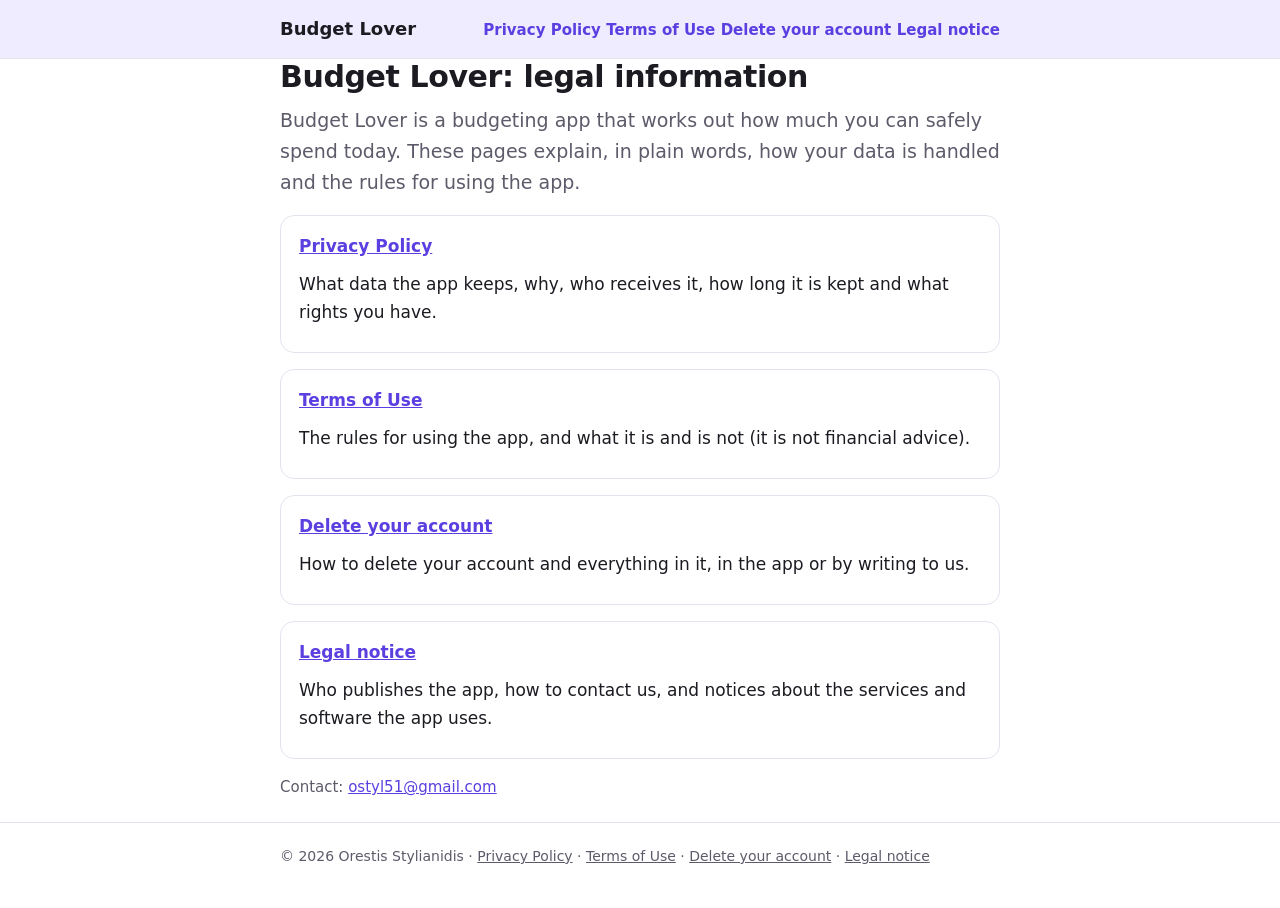
<file: index.html>
<!doctype html>
<html lang="en">
<head>
<meta charset="utf-8">
<meta name="viewport" content="width=device-width, initial-scale=1">
<title>Budget Lover: legal information</title>
<meta name="description" content="The Privacy Policy, the Terms of Use, how to delete your account and the legal notice of the Budget Lover app.">
<link rel="stylesheet" href="style.css">
</head>
<body>
<header class="site"><div class="wrap">
  <a class="brand" href="index.html" aria-current="page">Budget Lover</a>
  <nav>
    <a href="privacy.html">Privacy Policy</a>
    <a href="terms.html">Terms of Use</a>
    <a href="delete-account.html">Delete your account</a>
    <a href="legal-notice.html">Legal notice</a>
  </nav>
</div></header>
<main class="wrap">
  <h1>Budget Lover: legal information</h1>
  <p class="lead">Budget Lover is a budgeting app that works out how much you can safely spend today. These pages explain, in plain words, how your data is handled and the rules for using the app.</p>

  <div class="card">
    <h3><a href="privacy.html">Privacy Policy</a></h3>
    <p>What data the app keeps, why, who receives it, how long it is kept and what rights you have.</p>
  </div>
  <div class="card">
    <h3><a href="terms.html">Terms of Use</a></h3>
    <p>The rules for using the app, and what it is and is not (it is not financial advice).</p>
  </div>
  <div class="card">
    <h3><a href="delete-account.html">Delete your account</a></h3>
    <p>How to delete your account and everything in it, in the app or by writing to us.</p>
  </div>
  <div class="card">
    <h3><a href="legal-notice.html">Legal notice</a></h3>
    <p>Who publishes the app, how to contact us, and notices about the services and software the app uses.</p>
  </div>

  <p class="meta">Contact: <a href="mailto:ostyl51@gmail.com">ostyl51@gmail.com</a></p>
</main>
<footer class="site"><div class="wrap">
  &copy; 2026 Orestis Stylianidis &middot; <a href="privacy.html">Privacy Policy</a> &middot; <a href="terms.html">Terms of Use</a> &middot; <a href="delete-account.html">Delete your account</a> &middot; <a href="legal-notice.html">Legal notice</a>
</div></footer>
</body>
</html>
</file>
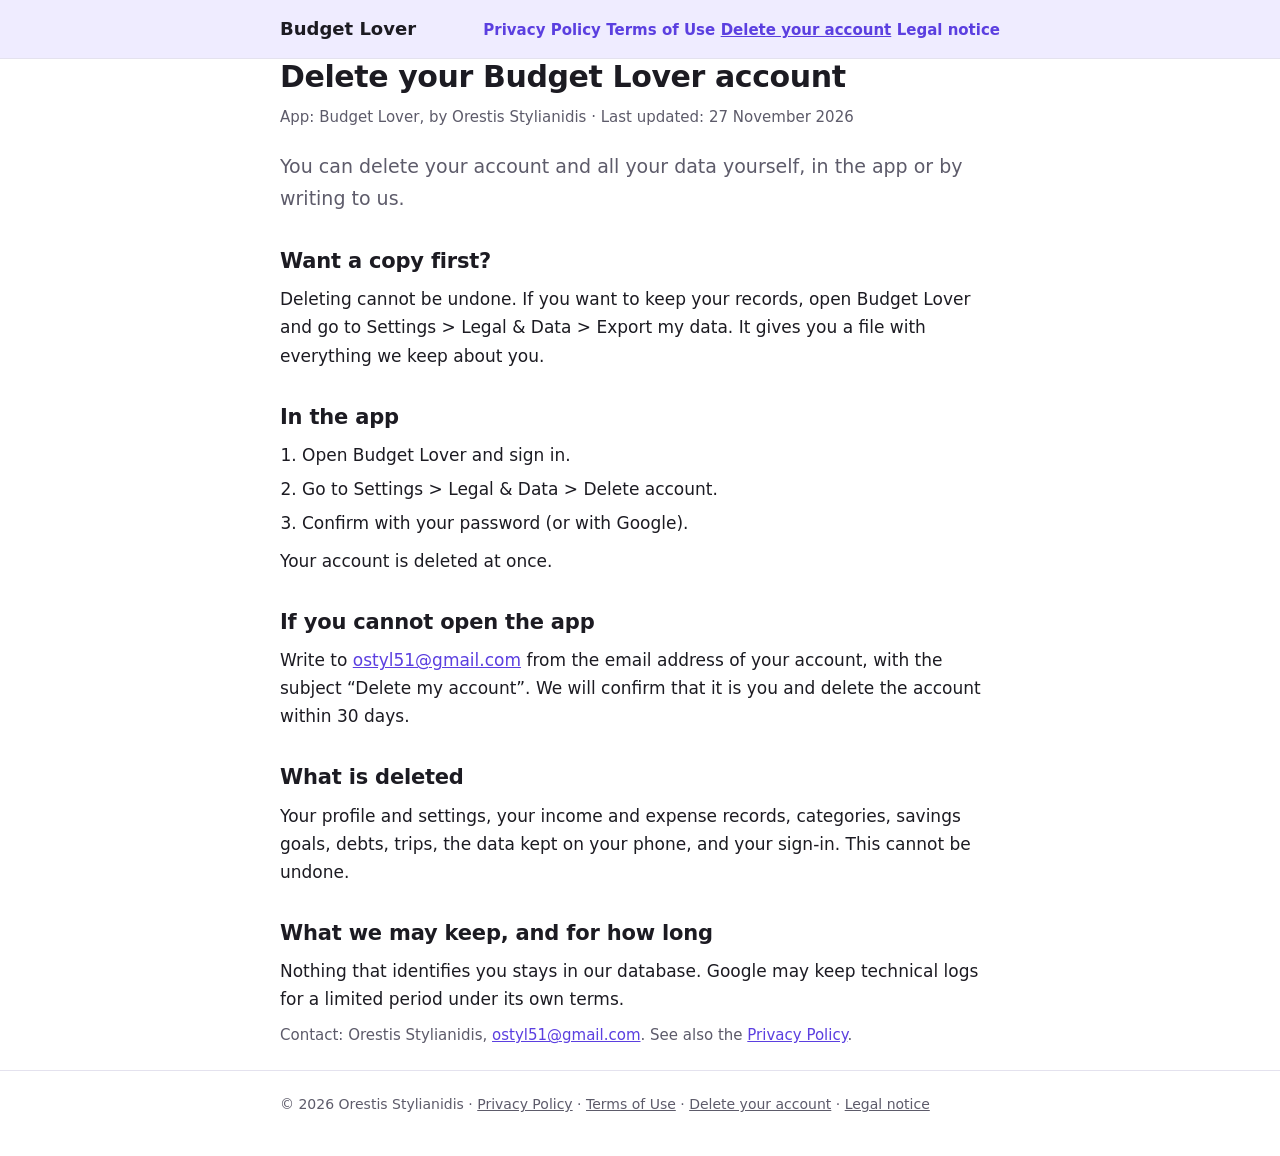
<file: delete-account.html>
<!doctype html>
<html lang="en">
<head>
<meta charset="utf-8">
<meta name="viewport" content="width=device-width, initial-scale=1">
<title>Delete your Budget Lover account</title>
<meta name="description" content="How to delete your Budget Lover account and all your data, in the app or by writing to us.">
<link rel="stylesheet" href="style.css">
</head>
<body>
<header class="site"><div class="wrap">
  <a class="brand" href="index.html">Budget Lover</a>
  <nav>
    <a href="privacy.html">Privacy Policy</a>
    <a href="terms.html">Terms of Use</a>
    <a href="delete-account.html" aria-current="page">Delete your account</a>
    <a href="legal-notice.html">Legal notice</a>
  </nav>
</div></header>
<main class="wrap">
  <h1>Delete your Budget Lover account</h1>
  <p class="meta">App: Budget Lover, by Orestis Stylianidis &middot; Last updated: 27 November 2026</p>
  <p class="lead">You can delete your account and all your data yourself, in the app or by writing to us.</p>

  <h2>Want a copy first?</h2>
  <p>Deleting cannot be undone. If you want to keep your records, open Budget Lover and go to Settings &gt; Legal &amp; Data &gt; Export my data. It gives you a file with everything we keep about you.</p>

  <h2>In the app</h2>
  <ol>
    <li>Open Budget Lover and sign in.</li>
    <li>Go to Settings &gt; Legal &amp; Data &gt; Delete account.</li>
    <li>Confirm with your password (or with Google).</li>
  </ol>
  <p>Your account is deleted at once.</p>

  <h2>If you cannot open the app</h2>
  <p>Write to <a href="mailto:ostyl51@gmail.com?subject=Delete%20my%20account">ostyl51@gmail.com</a> from the email address of your account, with the subject &ldquo;Delete my account&rdquo;. We will confirm that it is you and delete the account within 30 days.</p>

  <h2>What is deleted</h2>
  <p>Your profile and settings, your income and expense records, categories, savings goals, debts, trips, the data kept on your phone, and your sign-in. This cannot be undone.</p>

  <h2>What we may keep, and for how long</h2>
  <p>Nothing that identifies you stays in our database. Google may keep technical logs for a limited period under its own terms.</p>

  <p class="meta">Contact: Orestis Stylianidis, <a href="mailto:ostyl51@gmail.com">ostyl51@gmail.com</a>. See also the <a href="privacy.html">Privacy Policy</a>.</p>
</main>
<footer class="site"><div class="wrap">
  &copy; 2026 Orestis Stylianidis &middot; <a href="privacy.html">Privacy Policy</a> &middot; <a href="terms.html">Terms of Use</a> &middot; <a href="delete-account.html">Delete your account</a> &middot; <a href="legal-notice.html">Legal notice</a>
</div></footer>
</body>
</html>
</file>
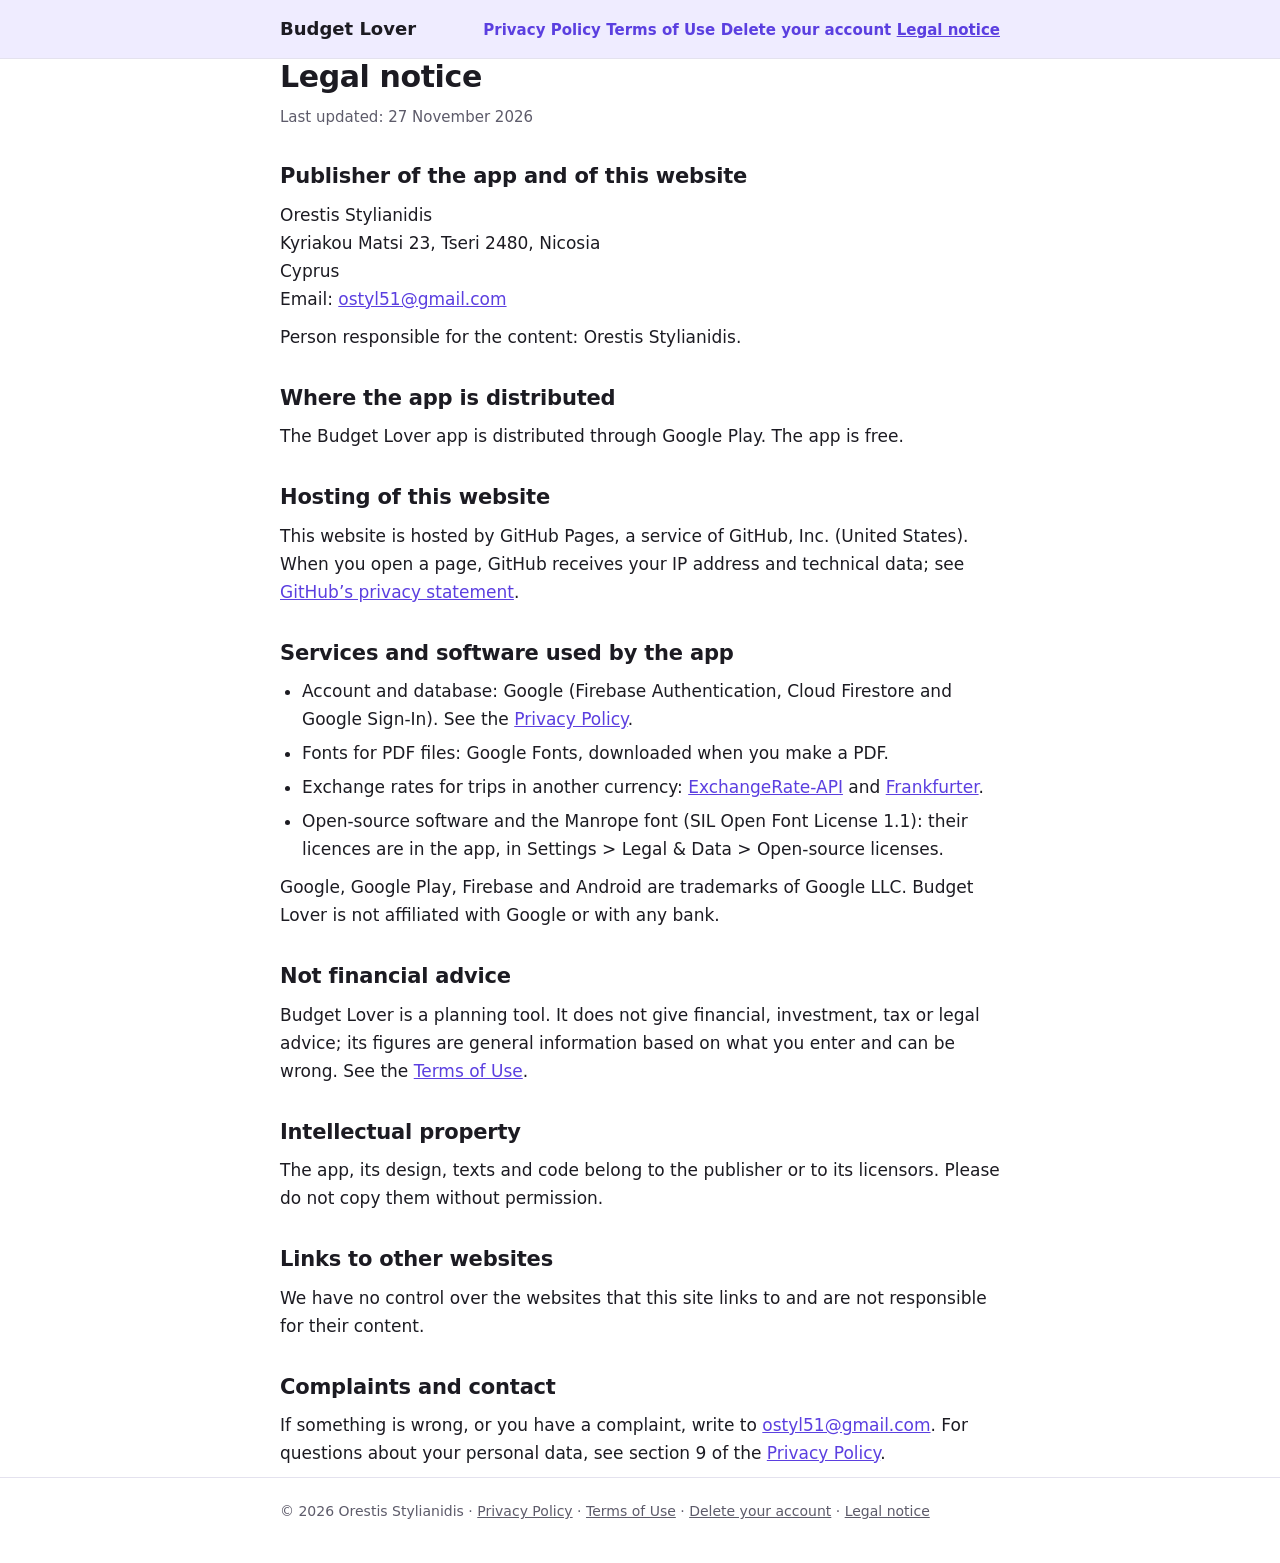
<file: legal-notice.html>
<!doctype html>
<html lang="en">
<head>
<meta charset="utf-8">
<meta name="viewport" content="width=device-width, initial-scale=1">
<title>Budget Lover legal notice</title>
<meta name="description" content="Who publishes the Budget Lover app, how to contact us, and notices about the services and software the app uses.">
<link rel="stylesheet" href="style.css">
</head>
<body>
<header class="site"><div class="wrap">
  <a class="brand" href="index.html">Budget Lover</a>
  <nav>
    <a href="privacy.html">Privacy Policy</a>
    <a href="terms.html">Terms of Use</a>
    <a href="delete-account.html">Delete your account</a>
    <a href="legal-notice.html" aria-current="page">Legal notice</a>
  </nav>
</div></header>
<main class="wrap">
  <h1>Legal notice</h1>
  <p class="meta">Last updated: 27 November 2026</p>

  <h2>Publisher of the app and of this website</h2>
  <p>
    Orestis Stylianidis<br>
    Kyriakou Matsi 23, Tseri 2480, Nicosia<br>
    Cyprus<br>
    Email: <a href="mailto:ostyl51@gmail.com">ostyl51@gmail.com</a>
  </p>
  <p>Person responsible for the content: Orestis Stylianidis.</p>

  <h2>Where the app is distributed</h2>
  <p>The Budget Lover app is distributed through Google Play. The app is free.</p>

  <h2>Hosting of this website</h2>
  <p>This website is hosted by GitHub Pages, a service of GitHub, Inc. (United States). When you open a page, GitHub receives your IP address and technical data; see <a href="https://docs.github.com/en/site-policy/privacy-policies/github-general-privacy-statement">GitHub&rsquo;s privacy statement</a>.</p>

  <h2>Services and software used by the app</h2>
  <ul>
    <li>Account and database: Google (Firebase Authentication, Cloud Firestore and Google Sign-In). See the <a href="privacy.html">Privacy Policy</a>.</li>
    <li>Fonts for PDF files: Google Fonts, downloaded when you make a PDF.</li>
    <li>Exchange rates for trips in another currency: <a href="https://www.exchangerate-api.com">ExchangeRate-API</a> and <a href="https://frankfurter.dev">Frankfurter</a>.</li>
    <li>Open-source software and the Manrope font (SIL Open Font License 1.1): their licences are in the app, in Settings &gt; Legal &amp; Data &gt; Open-source licenses.</li>
  </ul>
  <p>Google, Google Play, Firebase and Android are trademarks of Google LLC. Budget Lover is not affiliated with Google or with any bank.</p>

  <h2>Not financial advice</h2>
  <p>Budget Lover is a planning tool. It does not give financial, investment, tax or legal advice; its figures are general information based on what you enter and can be wrong. See the <a href="terms.html">Terms of Use</a>.</p>

  <h2>Intellectual property</h2>
  <p>The app, its design, texts and code belong to the publisher or to its licensors. Please do not copy them without permission.</p>

  <h2>Links to other websites</h2>
  <p>We have no control over the websites that this site links to and are not responsible for their content.</p>

  <h2>Complaints and contact</h2>
  <p>If something is wrong, or you have a complaint, write to <a href="mailto:ostyl51@gmail.com">ostyl51@gmail.com</a>. For questions about your personal data, see section 9 of the <a href="privacy.html#rights">Privacy Policy</a>.</p>
</main>
<footer class="site"><div class="wrap">
  &copy; 2026 Orestis Stylianidis &middot; <a href="privacy.html">Privacy Policy</a> &middot; <a href="terms.html">Terms of Use</a> &middot; <a href="delete-account.html">Delete your account</a> &middot; <a href="legal-notice.html">Legal notice</a>
</div></footer>
</body>
</html>
</file>
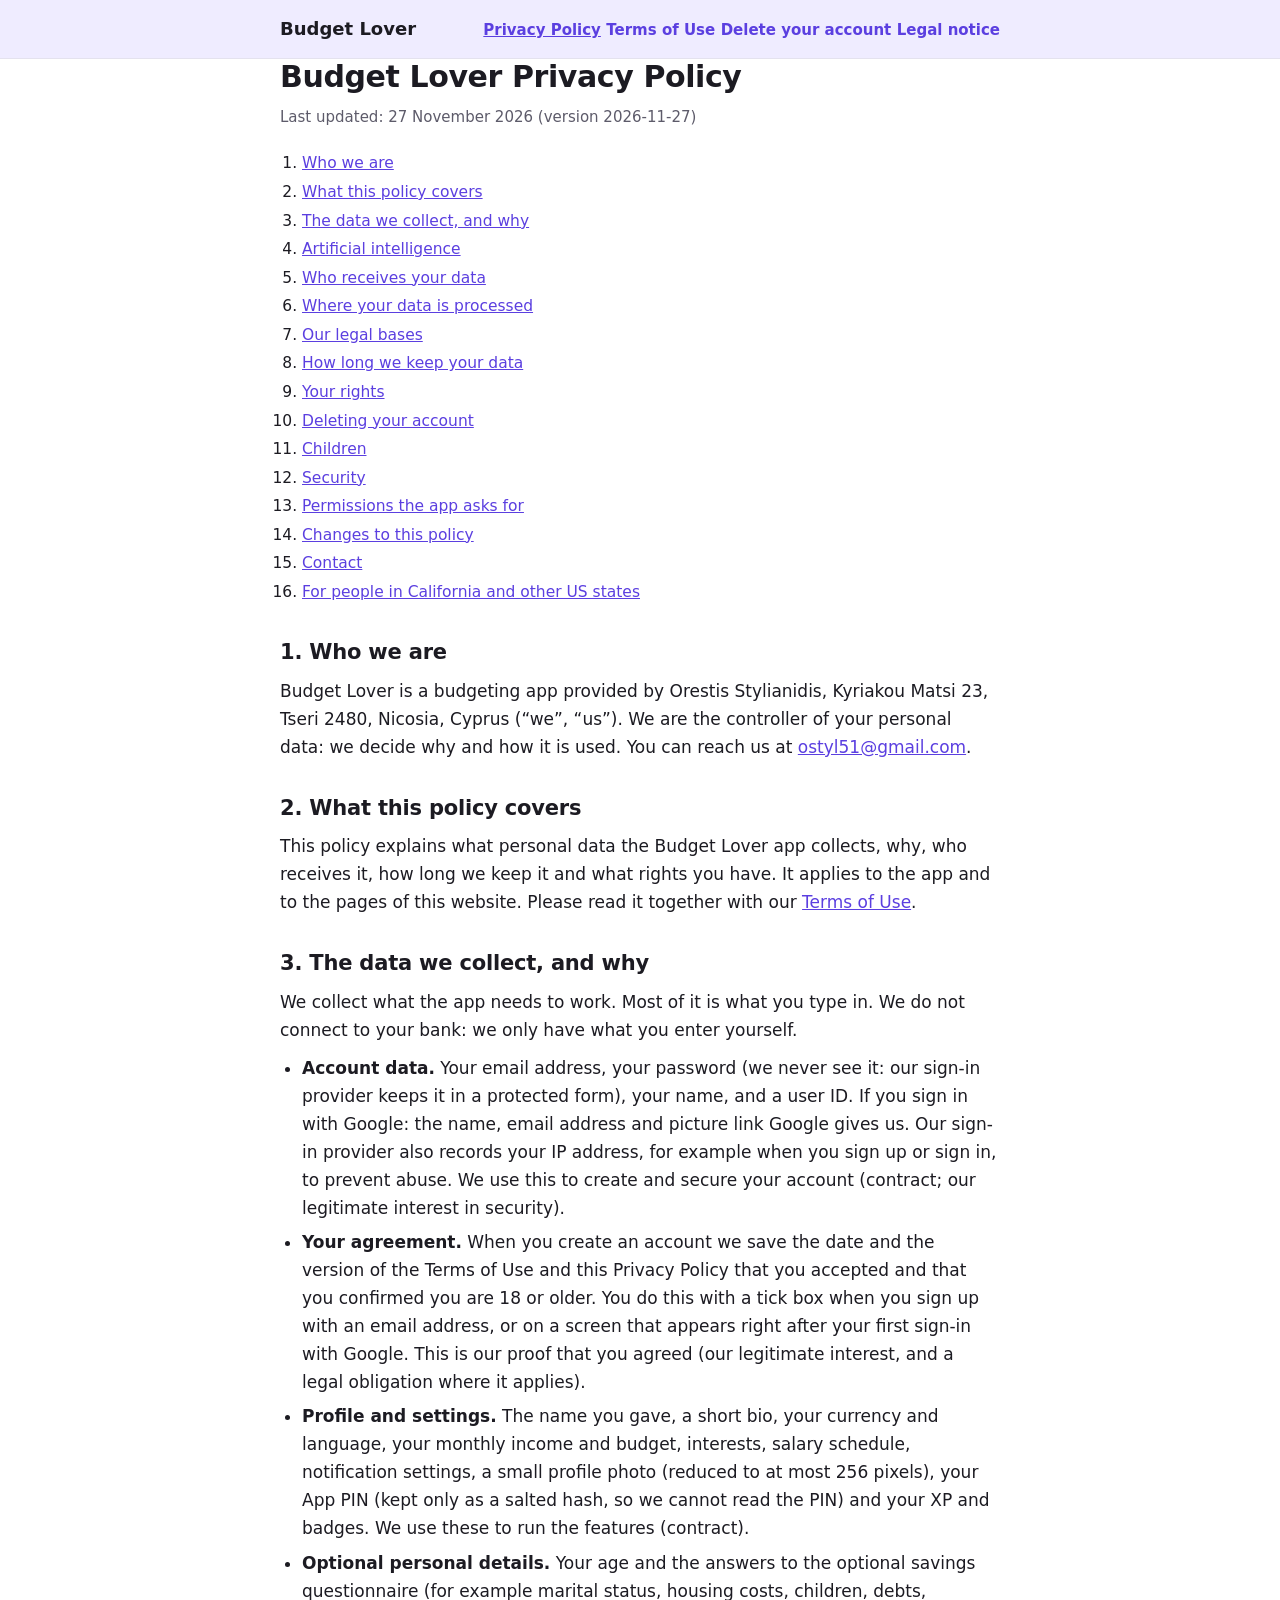
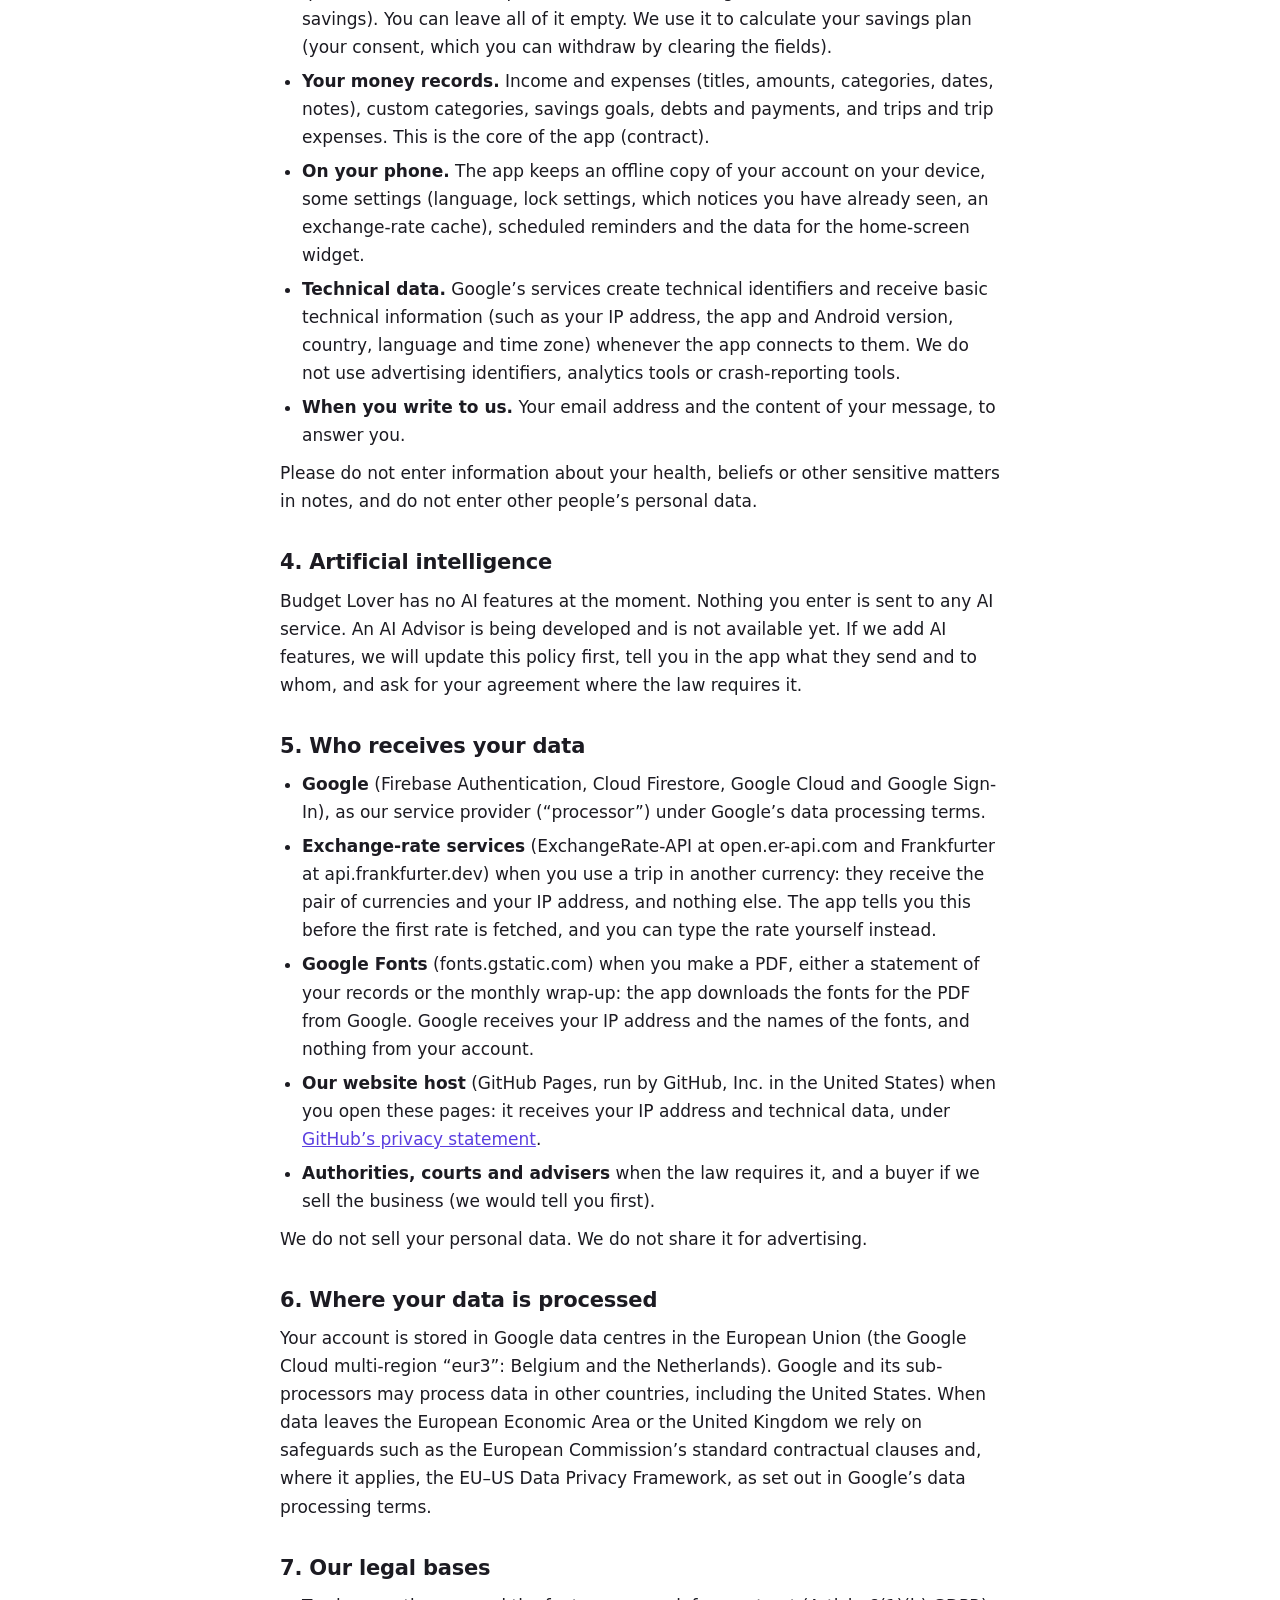
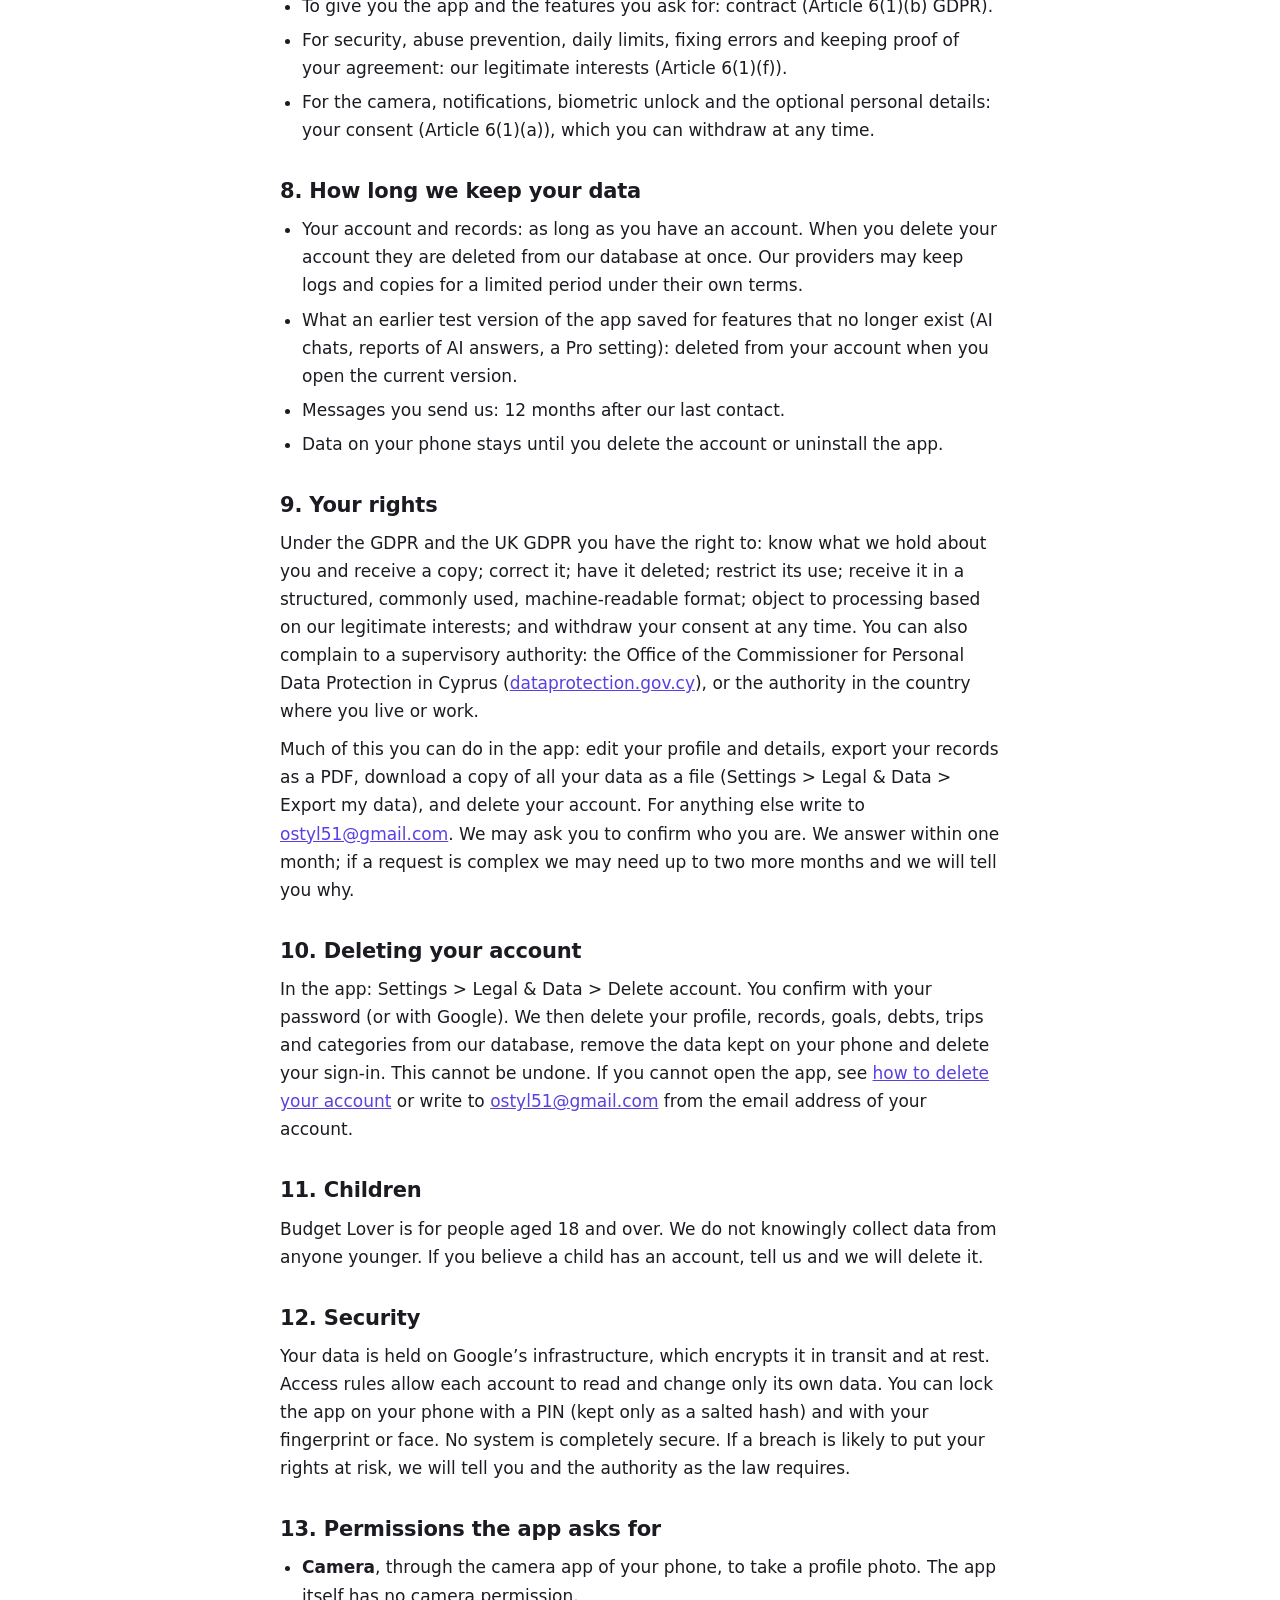
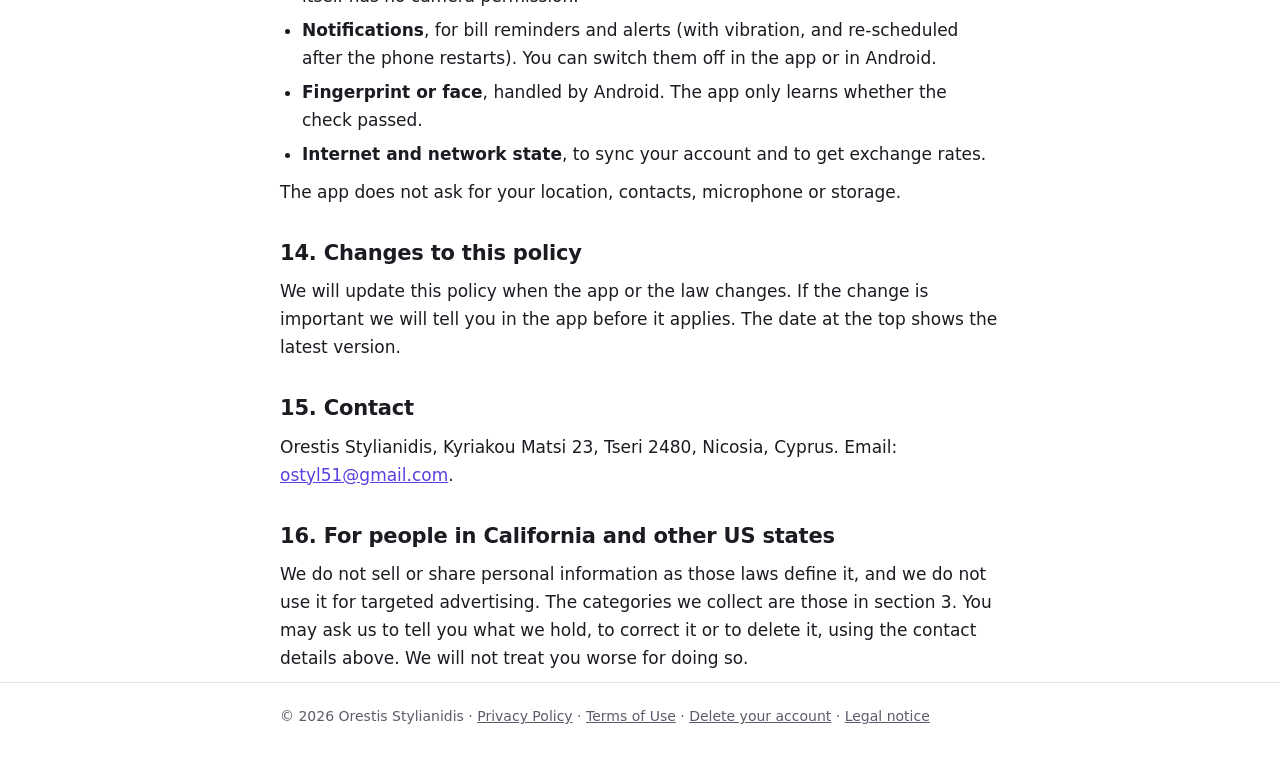
<file: privacy.html>
<!doctype html>
<html lang="en">
<head>
<meta charset="utf-8">
<meta name="viewport" content="width=device-width, initial-scale=1">
<title>Budget Lover Privacy Policy</title>
<meta name="description" content="How the Budget Lover app handles your data: what it keeps, why, who receives it, how long, and your rights.">
<link rel="stylesheet" href="style.css">
</head>
<body>
<header class="site"><div class="wrap">
  <a class="brand" href="index.html">Budget Lover</a>
  <nav>
    <a href="privacy.html" aria-current="page">Privacy Policy</a>
    <a href="terms.html">Terms of Use</a>
    <a href="delete-account.html">Delete your account</a>
    <a href="legal-notice.html">Legal notice</a>
  </nav>
</div></header>
<main class="wrap">
  <h1>Budget Lover Privacy Policy</h1>
  <p class="meta">Last updated: 27 November 2026 (version 2026-11-27)</p>

  <ol class="toc">
    <li><a href="#who">Who we are</a></li>
    <li><a href="#scope">What this policy covers</a></li>
    <li><a href="#data">The data we collect, and why</a></li>
    <li><a href="#ai">Artificial intelligence</a></li>
    <li><a href="#recipients">Who receives your data</a></li>
    <li><a href="#where">Where your data is processed</a></li>
    <li><a href="#bases">Our legal bases</a></li>
    <li><a href="#keep">How long we keep your data</a></li>
    <li><a href="#rights">Your rights</a></li>
    <li><a href="#delete">Deleting your account</a></li>
    <li><a href="#children">Children</a></li>
    <li><a href="#security">Security</a></li>
    <li><a href="#permissions">Permissions the app asks for</a></li>
    <li><a href="#changes">Changes to this policy</a></li>
    <li><a href="#contact">Contact</a></li>
    <li><a href="#us">For people in California and other US states</a></li>
  </ol>

  <h2 id="who">1. Who we are</h2>
  <p>Budget Lover is a budgeting app provided by Orestis Stylianidis, Kyriakou Matsi 23, Tseri 2480, Nicosia, Cyprus (&ldquo;we&rdquo;, &ldquo;us&rdquo;). We are the controller of your personal data: we decide why and how it is used. You can reach us at <a href="mailto:ostyl51@gmail.com">ostyl51@gmail.com</a>.</p>

  <h2 id="scope">2. What this policy covers</h2>
  <p>This policy explains what personal data the Budget Lover app collects, why, who receives it, how long we keep it and what rights you have. It applies to the app and to the pages of this website. Please read it together with our <a href="terms.html">Terms of Use</a>.</p>

  <h2 id="data">3. The data we collect, and why</h2>
  <p>We collect what the app needs to work. Most of it is what you type in. We do not connect to your bank: we only have what you enter yourself.</p>
  <ul>
    <li><strong>Account data.</strong> Your email address, your password (we never see it: our sign-in provider keeps it in a protected form), your name, and a user ID. If you sign in with Google: the name, email address and picture link Google gives us. Our sign-in provider also records your IP address, for example when you sign up or sign in, to prevent abuse. We use this to create and secure your account (contract; our legitimate interest in security).</li>
    <li><strong>Your agreement.</strong> When you create an account we save the date and the version of the Terms of Use and this Privacy Policy that you accepted and that you confirmed you are 18 or older. You do this with a tick box when you sign up with an email address, or on a screen that appears right after your first sign-in with Google. This is our proof that you agreed (our legitimate interest, and a legal obligation where it applies).</li>
    <li><strong>Profile and settings.</strong> The name you gave, a short bio, your currency and language, your monthly income and budget, interests, salary schedule, notification settings, a small profile photo (reduced to at most 256 pixels), your App PIN (kept only as a salted hash, so we cannot read the PIN) and your XP and badges. We use these to run the features (contract).</li>
    <li><strong>Optional personal details.</strong> Your age and the answers to the optional savings questionnaire (for example marital status, housing costs, children, debts, savings). You can leave all of it empty. We use it to calculate your savings plan (your consent, which you can withdraw by clearing the fields).</li>
    <li><strong>Your money records.</strong> Income and expenses (titles, amounts, categories, dates, notes), custom categories, savings goals, debts and payments, and trips and trip expenses. This is the core of the app (contract).</li>
    <li><strong>On your phone.</strong> The app keeps an offline copy of your account on your device, some settings (language, lock settings, which notices you have already seen, an exchange-rate cache), scheduled reminders and the data for the home-screen widget.</li>
    <li><strong>Technical data.</strong> Google&rsquo;s services create technical identifiers and receive basic technical information (such as your IP address, the app and Android version, country, language and time zone) whenever the app connects to them. We do not use advertising identifiers, analytics tools or crash-reporting tools.</li>
    <li><strong>When you write to us.</strong> Your email address and the content of your message, to answer you.</li>
  </ul>
  <p>Please do not enter information about your health, beliefs or other sensitive matters in notes, and do not enter other people&rsquo;s personal data.</p>

  <h2 id="ai">4. Artificial intelligence</h2>
  <p>Budget Lover has no AI features at the moment. Nothing you enter is sent to any AI service. An AI Advisor is being developed and is not available yet. If we add AI features, we will update this policy first, tell you in the app what they send and to whom, and ask for your agreement where the law requires it.</p>

  <h2 id="recipients">5. Who receives your data</h2>
  <ul>
    <li><strong>Google</strong> (Firebase Authentication, Cloud Firestore, Google Cloud and Google Sign-In), as our service provider (&ldquo;processor&rdquo;) under Google&rsquo;s data processing terms.</li>
    <li><strong>Exchange-rate services</strong> (ExchangeRate-API at open.er-api.com and Frankfurter at api.frankfurter.dev) when you use a trip in another currency: they receive the pair of currencies and your IP address, and nothing else. The app tells you this before the first rate is fetched, and you can type the rate yourself instead.</li>
    <li><strong>Google Fonts</strong> (fonts.gstatic.com) when you make a PDF, either a statement of your records or the monthly wrap-up: the app downloads the fonts for the PDF from Google. Google receives your IP address and the names of the fonts, and nothing from your account.</li>
    <li><strong>Our website host</strong> (GitHub Pages, run by GitHub, Inc. in the United States) when you open these pages: it receives your IP address and technical data, under <a href="https://docs.github.com/en/site-policy/privacy-policies/github-general-privacy-statement">GitHub&rsquo;s privacy statement</a>.</li>
    <li><strong>Authorities, courts and advisers</strong> when the law requires it, and a buyer if we sell the business (we would tell you first).</li>
  </ul>
  <p>We do not sell your personal data. We do not share it for advertising.</p>

  <h2 id="where">6. Where your data is processed</h2>
  <p>Your account is stored in Google data centres in the European Union (the Google Cloud multi-region &ldquo;eur3&rdquo;: Belgium and the Netherlands). Google and its sub-processors may process data in other countries, including the United States. When data leaves the European Economic Area or the United Kingdom we rely on safeguards such as the European Commission&rsquo;s standard contractual clauses and, where it applies, the EU&ndash;US Data Privacy Framework, as set out in Google&rsquo;s data processing terms.</p>

  <h2 id="bases">7. Our legal bases</h2>
  <ul>
    <li>To give you the app and the features you ask for: contract (Article 6(1)(b) GDPR).</li>
    <li>For security, abuse prevention, daily limits, fixing errors and keeping proof of your agreement: our legitimate interests (Article 6(1)(f)).</li>
    <li>For the camera, notifications, biometric unlock and the optional personal details: your consent (Article 6(1)(a)), which you can withdraw at any time.</li>
  </ul>

  <h2 id="keep">8. How long we keep your data</h2>
  <ul>
    <li>Your account and records: as long as you have an account. When you delete your account they are deleted from our database at once. Our providers may keep logs and copies for a limited period under their own terms.</li>
    <li>What an earlier test version of the app saved for features that no longer exist (AI chats, reports of AI answers, a Pro setting): deleted from your account when you open the current version.</li>
    <li>Messages you send us: 12 months after our last contact.</li>
    <li>Data on your phone stays until you delete the account or uninstall the app.</li>
  </ul>

  <h2 id="rights">9. Your rights</h2>
  <p>Under the GDPR and the UK GDPR you have the right to: know what we hold about you and receive a copy; correct it; have it deleted; restrict its use; receive it in a structured, commonly used, machine-readable format; object to processing based on our legitimate interests; and withdraw your consent at any time. You can also complain to a supervisory authority: the Office of the Commissioner for Personal Data Protection in Cyprus (<a href="https://www.dataprotection.gov.cy/">dataprotection.gov.cy</a>), or the authority in the country where you live or work.</p>
  <p>Much of this you can do in the app: edit your profile and details, export your records as a PDF, download a copy of all your data as a file (Settings &gt; Legal &amp; Data &gt; Export my data), and delete your account. For anything else write to <a href="mailto:ostyl51@gmail.com">ostyl51@gmail.com</a>. We may ask you to confirm who you are. We answer within one month; if a request is complex we may need up to two more months and we will tell you why.</p>

  <h2 id="delete">10. Deleting your account</h2>
  <p>In the app: Settings &gt; Legal &amp; Data &gt; Delete account. You confirm with your password (or with Google). We then delete your profile, records, goals, debts, trips and categories from our database, remove the data kept on your phone and delete your sign-in. This cannot be undone. If you cannot open the app, see <a href="delete-account.html">how to delete your account</a> or write to <a href="mailto:ostyl51@gmail.com">ostyl51@gmail.com</a> from the email address of your account.</p>

  <h2 id="children">11. Children</h2>
  <p>Budget Lover is for people aged 18 and over. We do not knowingly collect data from anyone younger. If you believe a child has an account, tell us and we will delete it.</p>

  <h2 id="security">12. Security</h2>
  <p>Your data is held on Google&rsquo;s infrastructure, which encrypts it in transit and at rest. Access rules allow each account to read and change only its own data. You can lock the app on your phone with a PIN (kept only as a salted hash) and with your fingerprint or face. No system is completely secure. If a breach is likely to put your rights at risk, we will tell you and the authority as the law requires.</p>

  <h2 id="permissions">13. Permissions the app asks for</h2>
  <ul>
    <li><strong>Camera</strong>, through the camera app of your phone, to take a profile photo. The app itself has no camera permission.</li>
    <li><strong>Notifications</strong>, for bill reminders and alerts (with vibration, and re-scheduled after the phone restarts). You can switch them off in the app or in Android.</li>
    <li><strong>Fingerprint or face</strong>, handled by Android. The app only learns whether the check passed.</li>
    <li><strong>Internet and network state</strong>, to sync your account and to get exchange rates.</li>
  </ul>
  <p>The app does not ask for your location, contacts, microphone or storage.</p>

  <h2 id="changes">14. Changes to this policy</h2>
  <p>We will update this policy when the app or the law changes. If the change is important we will tell you in the app before it applies. The date at the top shows the latest version.</p>

  <h2 id="contact">15. Contact</h2>
  <p>Orestis Stylianidis, Kyriakou Matsi 23, Tseri 2480, Nicosia, Cyprus. Email: <a href="mailto:ostyl51@gmail.com">ostyl51@gmail.com</a>.</p>

  <h2 id="us">16. For people in California and other US states</h2>
  <p>We do not sell or share personal information as those laws define it, and we do not use it for targeted advertising. The categories we collect are those in section 3. You may ask us to tell you what we hold, to correct it or to delete it, using the contact details above. We will not treat you worse for doing so.</p>
</main>
<footer class="site"><div class="wrap">
  &copy; 2026 Orestis Stylianidis &middot; <a href="privacy.html">Privacy Policy</a> &middot; <a href="terms.html">Terms of Use</a> &middot; <a href="delete-account.html">Delete your account</a> &middot; <a href="legal-notice.html">Legal notice</a>
</div></footer>
</body>
</html>
</file>
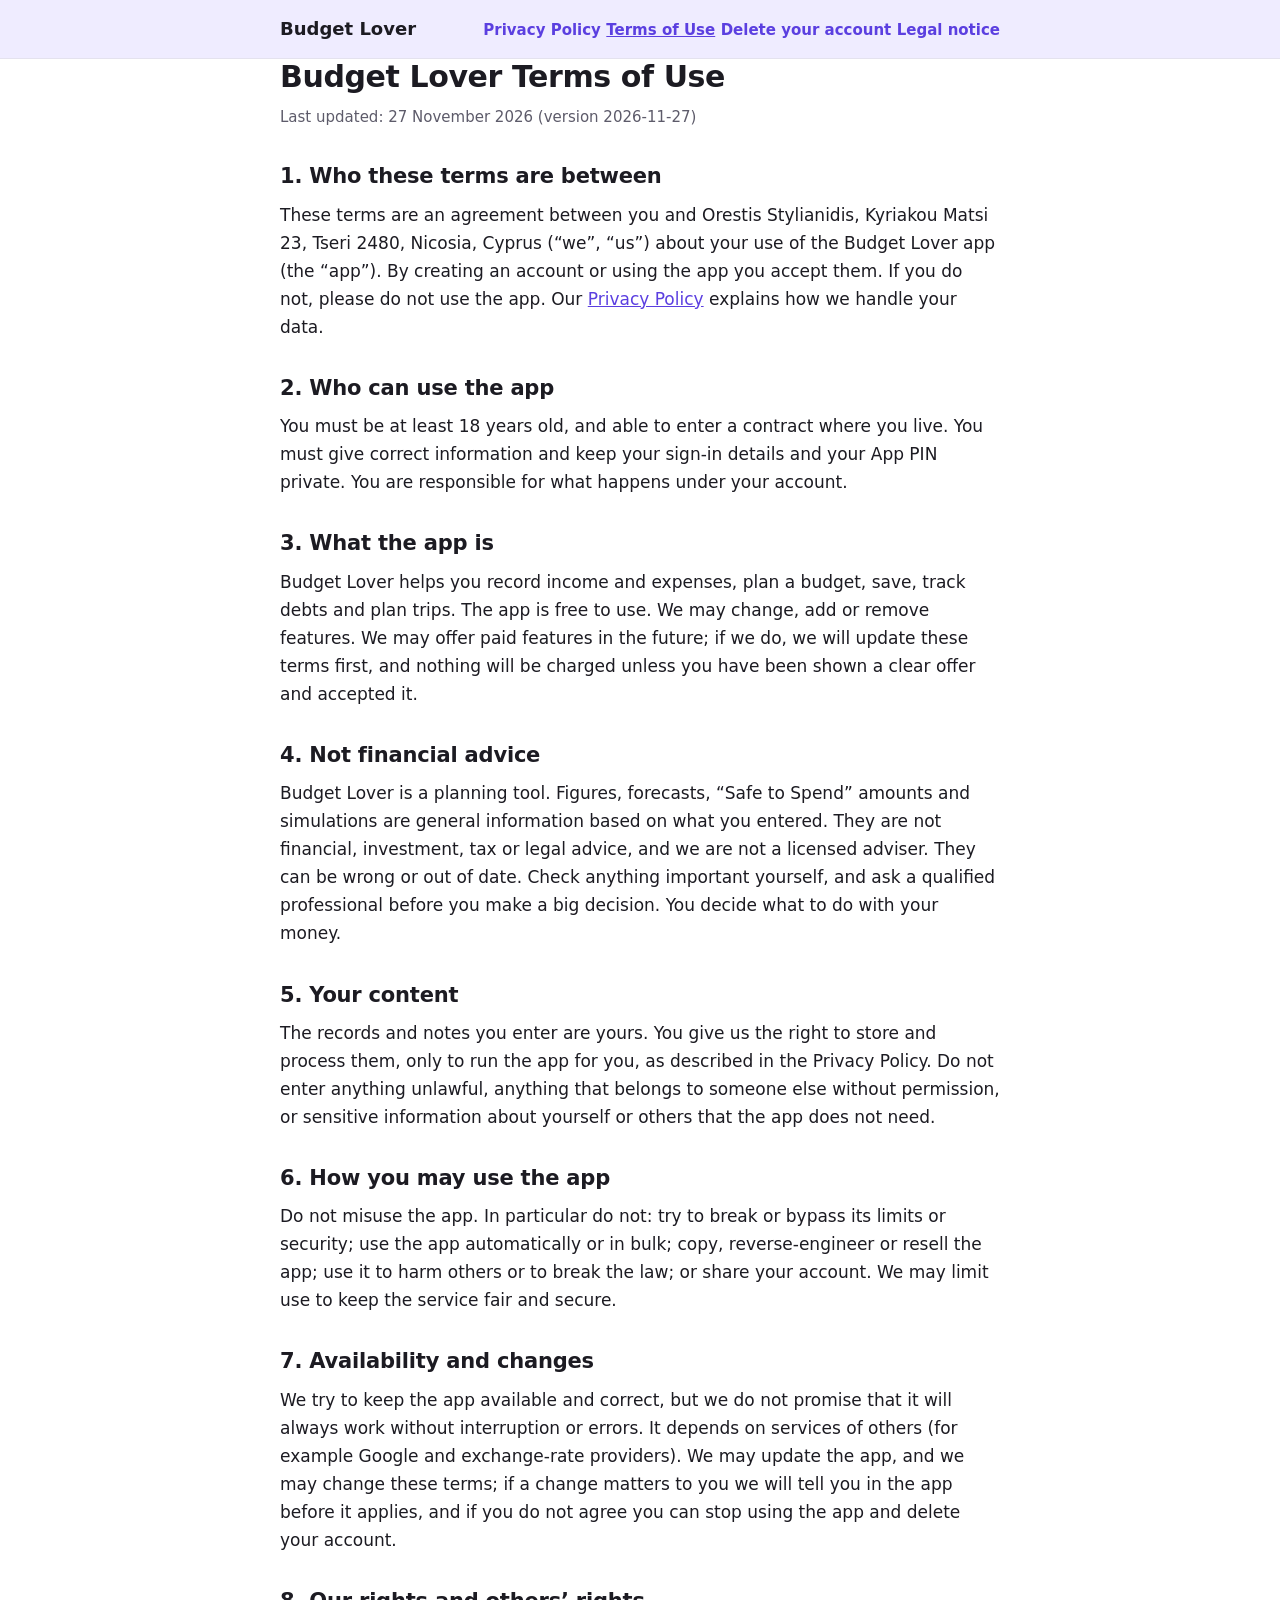
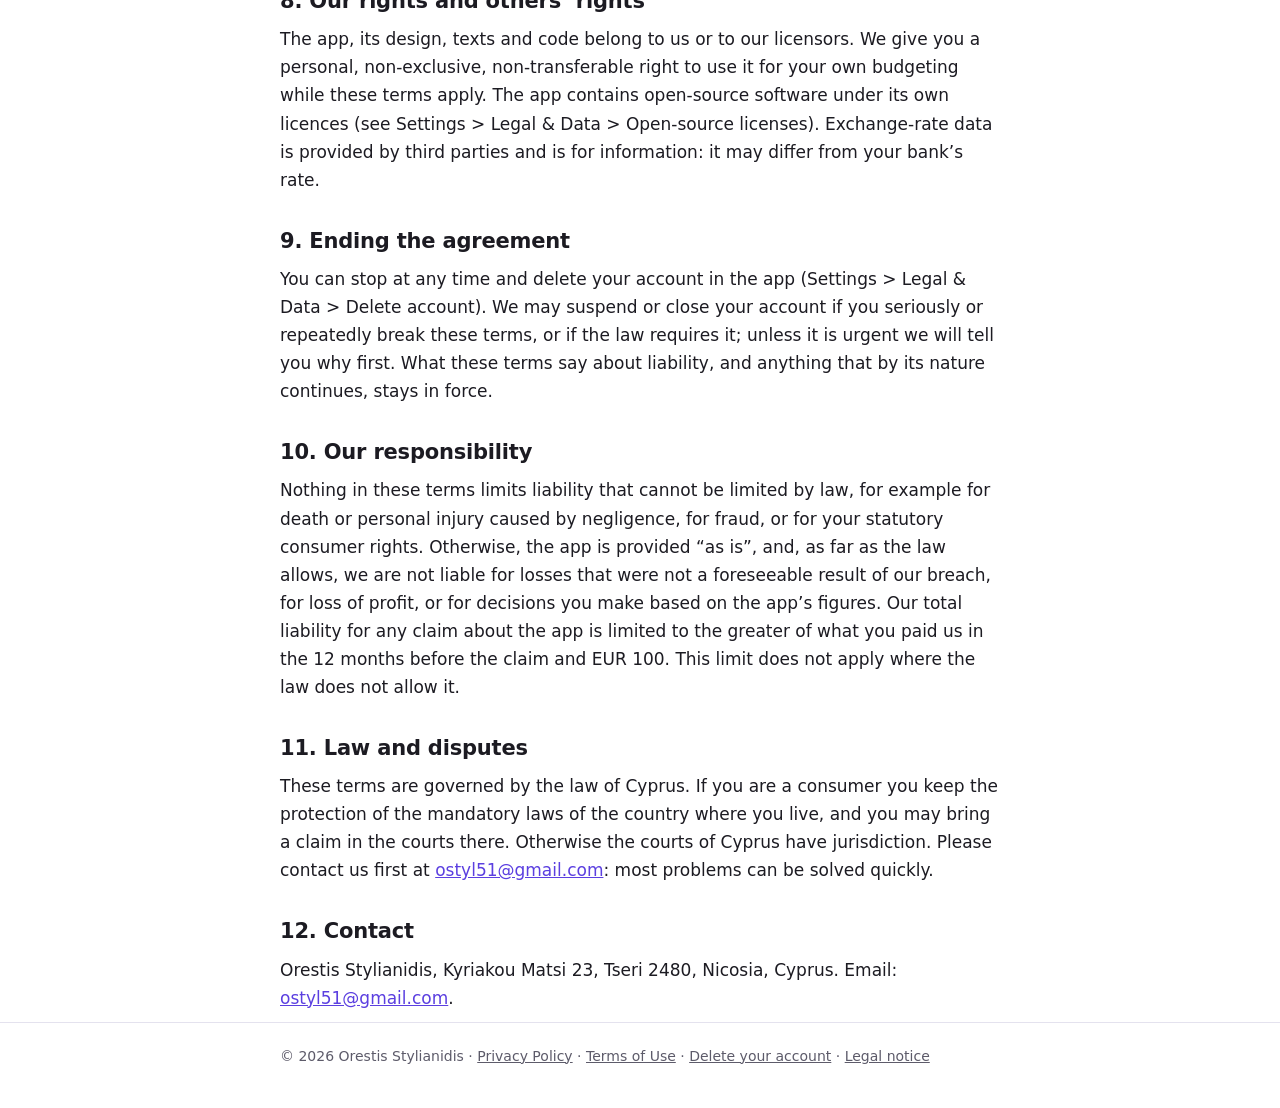
<file: terms.html>
<!doctype html>
<html lang="en">
<head>
<meta charset="utf-8">
<meta name="viewport" content="width=device-width, initial-scale=1">
<title>Budget Lover Terms of Use</title>
<meta name="description" content="The rules for using the Budget Lover app: what it is, what it is not, and your rights.">
<link rel="stylesheet" href="style.css">
</head>
<body>
<header class="site"><div class="wrap">
  <a class="brand" href="index.html">Budget Lover</a>
  <nav>
    <a href="privacy.html">Privacy Policy</a>
    <a href="terms.html" aria-current="page">Terms of Use</a>
    <a href="delete-account.html">Delete your account</a>
    <a href="legal-notice.html">Legal notice</a>
  </nav>
</div></header>
<main class="wrap">
  <h1>Budget Lover Terms of Use</h1>
  <p class="meta">Last updated: 27 November 2026 (version 2026-11-27)</p>

  <h2 id="who">1. Who these terms are between</h2>
  <p>These terms are an agreement between you and Orestis Stylianidis, Kyriakou Matsi 23, Tseri 2480, Nicosia, Cyprus (&ldquo;we&rdquo;, &ldquo;us&rdquo;) about your use of the Budget Lover app (the &ldquo;app&rdquo;). By creating an account or using the app you accept them. If you do not, please do not use the app. Our <a href="privacy.html">Privacy Policy</a> explains how we handle your data.</p>

  <h2 id="who-can">2. Who can use the app</h2>
  <p>You must be at least 18 years old, and able to enter a contract where you live. You must give correct information and keep your sign-in details and your App PIN private. You are responsible for what happens under your account.</p>

  <h2 id="what">3. What the app is</h2>
  <p>Budget Lover helps you record income and expenses, plan a budget, save, track debts and plan trips. The app is free to use. We may change, add or remove features. We may offer paid features in the future; if we do, we will update these terms first, and nothing will be charged unless you have been shown a clear offer and accepted it.</p>

  <h2 id="advice">4. Not financial advice</h2>
  <p>Budget Lover is a planning tool. Figures, forecasts, &ldquo;Safe to Spend&rdquo; amounts and simulations are general information based on what you entered. They are not financial, investment, tax or legal advice, and we are not a licensed adviser. They can be wrong or out of date. Check anything important yourself, and ask a qualified professional before you make a big decision. You decide what to do with your money.</p>

  <h2 id="content">5. Your content</h2>
  <p>The records and notes you enter are yours. You give us the right to store and process them, only to run the app for you, as described in the Privacy Policy. Do not enter anything unlawful, anything that belongs to someone else without permission, or sensitive information about yourself or others that the app does not need.</p>

  <h2 id="use">6. How you may use the app</h2>
  <p>Do not misuse the app. In particular do not: try to break or bypass its limits or security; use the app automatically or in bulk; copy, reverse-engineer or resell the app; use it to harm others or to break the law; or share your account. We may limit use to keep the service fair and secure.</p>

  <h2 id="availability">7. Availability and changes</h2>
  <p>We try to keep the app available and correct, but we do not promise that it will always work without interruption or errors. It depends on services of others (for example Google and exchange-rate providers). We may update the app, and we may change these terms; if a change matters to you we will tell you in the app before it applies, and if you do not agree you can stop using the app and delete your account.</p>

  <h2 id="rights">8. Our rights and others&rsquo; rights</h2>
  <p>The app, its design, texts and code belong to us or to our licensors. We give you a personal, non-exclusive, non-transferable right to use it for your own budgeting while these terms apply. The app contains open-source software under its own licences (see Settings &gt; Legal &amp; Data &gt; Open-source licenses). Exchange-rate data is provided by third parties and is for information: it may differ from your bank&rsquo;s rate.</p>

  <h2 id="ending">9. Ending the agreement</h2>
  <p>You can stop at any time and delete your account in the app (Settings &gt; Legal &amp; Data &gt; Delete account). We may suspend or close your account if you seriously or repeatedly break these terms, or if the law requires it; unless it is urgent we will tell you why first. What these terms say about liability, and anything that by its nature continues, stays in force.</p>

  <h2 id="responsibility">10. Our responsibility</h2>
  <p>Nothing in these terms limits liability that cannot be limited by law, for example for death or personal injury caused by negligence, for fraud, or for your statutory consumer rights. Otherwise, the app is provided &ldquo;as is&rdquo;, and, as far as the law allows, we are not liable for losses that were not a foreseeable result of our breach, for loss of profit, or for decisions you make based on the app&rsquo;s figures. Our total liability for any claim about the app is limited to the greater of what you paid us in the 12 months before the claim and EUR 100. This limit does not apply where the law does not allow it.</p>

  <h2 id="law">11. Law and disputes</h2>
  <p>These terms are governed by the law of Cyprus. If you are a consumer you keep the protection of the mandatory laws of the country where you live, and you may bring a claim in the courts there. Otherwise the courts of Cyprus have jurisdiction. Please contact us first at <a href="mailto:ostyl51@gmail.com">ostyl51@gmail.com</a>: most problems can be solved quickly.</p>

  <h2 id="contact">12. Contact</h2>
  <p>Orestis Stylianidis, Kyriakou Matsi 23, Tseri 2480, Nicosia, Cyprus. Email: <a href="mailto:ostyl51@gmail.com">ostyl51@gmail.com</a>.</p>
</main>
<footer class="site"><div class="wrap">
  &copy; 2026 Orestis Stylianidis &middot; <a href="privacy.html">Privacy Policy</a> &middot; <a href="terms.html">Terms of Use</a> &middot; <a href="delete-account.html">Delete your account</a> &middot; <a href="legal-notice.html">Legal notice</a>
</div></footer>
</body>
</html>
</file>
<file: style.css>
/* Budget Lover legal pages: plain, readable, light and dark, phone first. */
:root {
  --bg: #ffffff;
  --text: #1c1b22;
  --muted: #5d5b6a;
  --line: #e4e2ee;
  --brand: #5b3fe0;
  --brand-soft: #efecff;
  --fill-bg: #fff3b0;
  --fill-text: #3a2f00;
}
@media (prefers-color-scheme: dark) {
  :root {
    --bg: #14131a;
    --text: #ecebf4;
    --muted: #a7a4b8;
    --line: #2d2b3a;
    --brand: #a99bff;
    --brand-soft: #231f3d;
    --fill-bg: #5b4b00;
    --fill-text: #fff3b0;
  }
}
* { box-sizing: border-box; }
html { -webkit-text-size-adjust: 100%; }
body {
  margin: 0;
  background: var(--bg);
  color: var(--text);
  font: 17px/1.65 system-ui, -apple-system, "Segoe UI", Roboto, "Helvetica Neue", Arial, sans-serif;
}
header.site {
  border-bottom: 1px solid var(--line);
  background: var(--brand-soft);
}
.wrap { max-width: 760px; margin: 0 auto; padding: 0 20px; }
header.site .wrap {
  display: flex; flex-wrap: wrap; gap: 8px 22px; align-items: center;
  padding-top: 14px; padding-bottom: 14px;
}
header.site a.brand { font-weight: 800; font-size: 18px; color: var(--text); text-decoration: none; margin-right: auto; }
header.site nav a { color: var(--brand); text-decoration: none; font-weight: 600; font-size: 15px; }
header.site nav a:hover, header.site nav a[aria-current="page"] { text-decoration: underline; }
main { padding-top: 28px; padding-bottom: 56px; }
h1 { font-size: 30px; line-height: 1.2; margin: 0 0 6px; letter-spacing: -0.4px; }
h2 { font-size: 21px; line-height: 1.3; margin: 34px 0 8px; letter-spacing: -0.2px; }
h3 { font-size: 17px; margin: 22px 0 4px; }
p { margin: 10px 0; }
ul, ol { margin: 10px 0; padding-left: 22px; }
li { margin: 6px 0; }
a { color: var(--brand); }
.meta { color: var(--muted); font-size: 15px; margin-bottom: 22px; }
.lead { font-size: 19px; color: var(--muted); }
.card {
  border: 1px solid var(--line); border-radius: 14px; padding: 16px 18px; margin: 16px 0;
}
.card h3 { margin-top: 0; }
table { border-collapse: collapse; width: 100%; margin: 14px 0; font-size: 15.5px; }
th, td { text-align: left; vertical-align: top; padding: 9px 10px; border-bottom: 1px solid var(--line); }
th { color: var(--muted); font-weight: 700; }
.fill {
  background: var(--fill-bg); color: var(--fill-text);
  border-radius: 4px; padding: 0 4px; font-weight: 600;
}
.toc { font-size: 15.5px; }
.toc li { margin: 3px 0; }
footer.site { border-top: 1px solid var(--line); color: var(--muted); font-size: 14px; padding: 22px 0 40px; }
footer.site a { color: var(--muted); }
@media print {
  header.site, footer.site { display: none; }
  body { font-size: 12pt; }
  .fill { background: none; color: inherit; }
}
</file>
